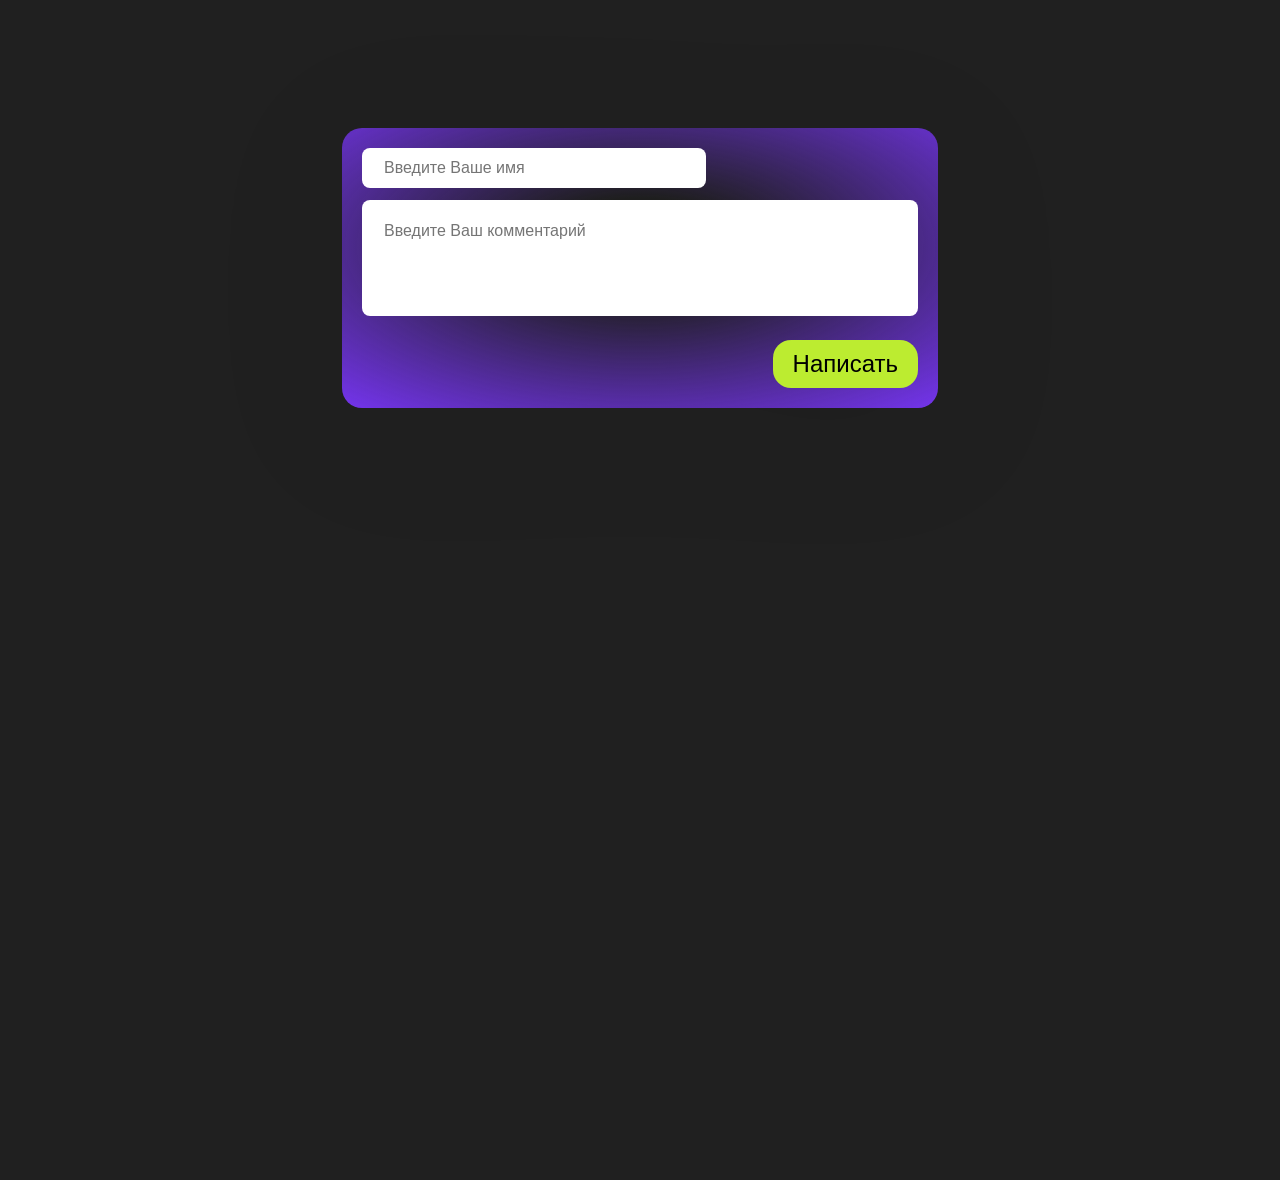
<file: API 1. GET, POST, DELETE/index.html>
<!DOCTYPE html>
<html>
  <head>
    <title>Проект "Комменты"</title>
    <meta charset="utf-8" />
    <link rel="stylesheet" href="styles.css" />
  </head>
  <body>
    <div class="container">
      <ul class="comments"></ul>
      <div class="add-form">
        <input
          type="text"
          class="add-form-name"
          placeholder="Введите Ваше имя"
        />
        <textarea
          type="textarea"
          class="add-form-text"
          placeholder="Введите Ваш комментарий"
          rows="4"
        ></textarea>
        <div class="add-form-row">
          <button class="add-form-button">Написать</button>
        </div>
      </div>
    </div>

    <script src="js/main.js" type="module"></script>
  </body>
</html>
</file>
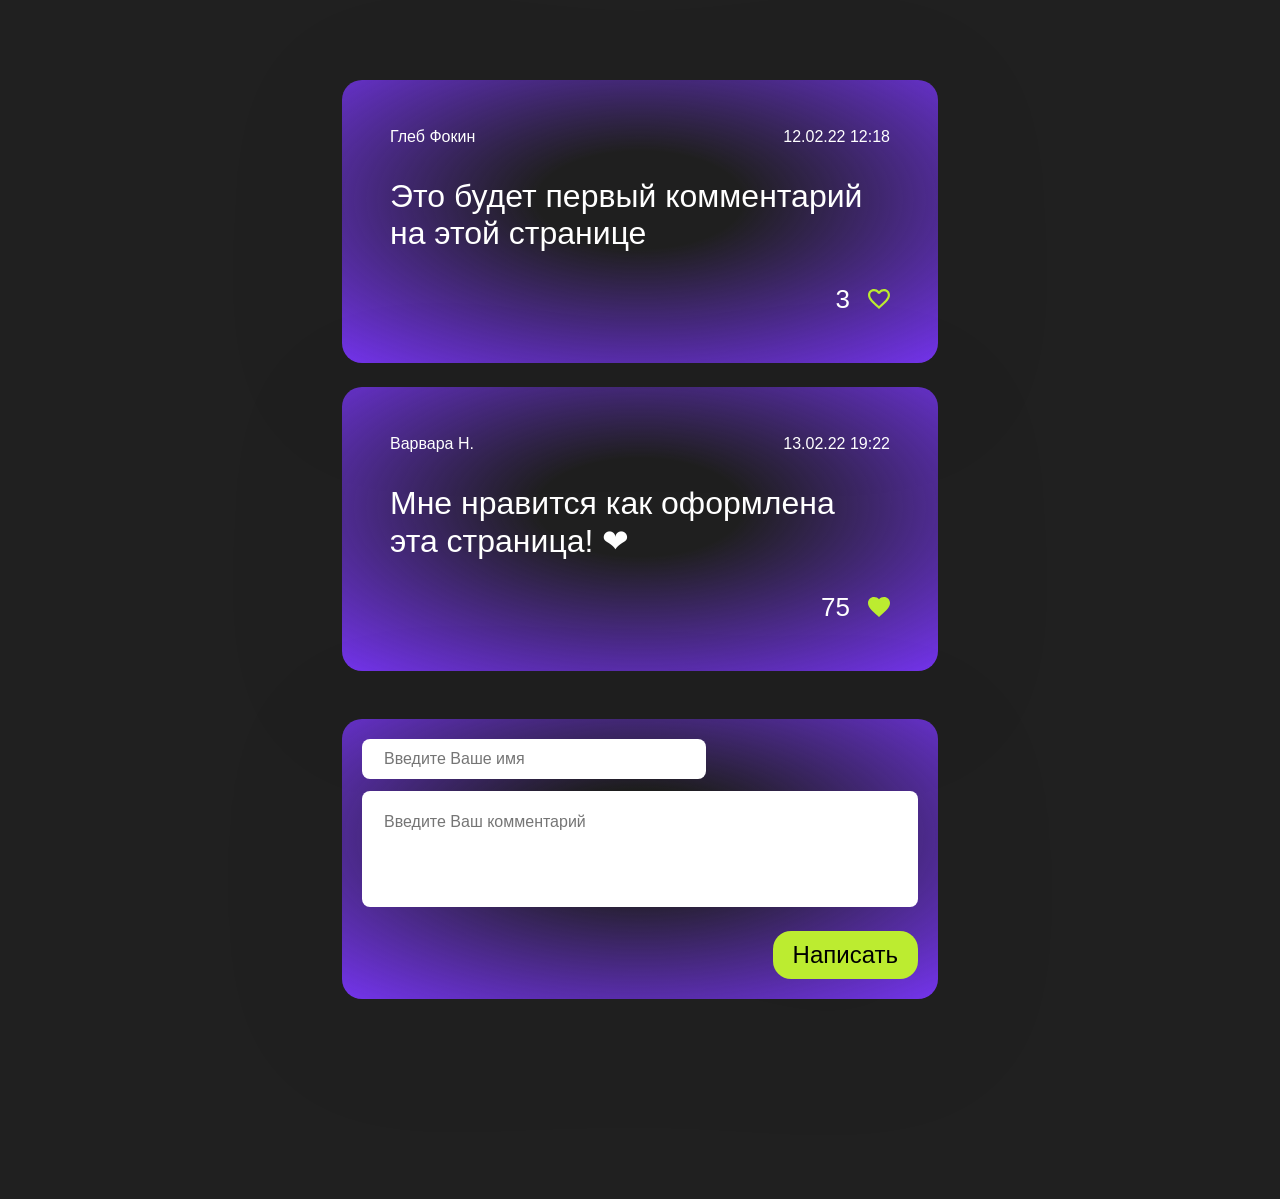
<file: Homework10/index.html>
<!DOCTYPE html>
<html>
  <head>
    <title>Проект "Комменты"</title>
    <meta charset="utf-8" />
    <link rel="stylesheet" href="styles.css" />
  </head>
  
  <body>
    <div class="container">
      <ul class="comments">
        <li class="comment">
          <div class="comment-header">
            <div>Глеб Фокин</div>
            <div>12.02.22 12:18</div>
          </div>
          <div class="comment-body">
            <div class="comment-text">
              Это будет первый комментарий на этой странице
            </div>
          </div>
          <div class="comment-footer">
            <div class="likes">
              <span class="likes-counter">3</span>
              <button class="like-button"></button>
            </div>
          </div>
        </li>
        <li class="comment">
          <div class="comment-header">
            <div>Варвара Н.</div>
            <div>13.02.22 19:22</div>
          </div>
          <div class="comment-body">
            <div class="comment-text">
              Мне нравится как оформлена эта страница! ❤
            </div>
          </div>
          <div class="comment-footer">
            <div class="likes">
              <span class="likes-counter">75</span>
              <button class="like-button -active-like"></button>
            </div>
          </div>
        </li>
      </ul>
      <div class="add-form">
        <input
          type="text"
          class="add-form-name"
          placeholder="Введите Ваше имя"
        />
        <textarea
          type="textarea"
          class="add-form-text"
          placeholder="Введите Ваш комментарий"
          rows="4"
        ></textarea>
        <div class="add-form-row">
          <button class="add-form-button">Написать</button>
        </div>
      </div>
    </div>
  
    <script>
    "use strict";

// Массив данных с комментариями
const commentsData = [
  { name: "Глеб Фокин", date: "12.02.22 12:18", text: "Это будет первый комментарий на этой странице", likes: 3, liked: false },
  { name: "Варвара Н.", date: "13.02.22 19:22", text: "Мне нравится как оформлена эта страница! ❤", likes: 75, liked: true }
];

// Функция для рендеринга списка комментариев
function renderComments() {
  commentsList.innerHTML = ""; // Очищаем список комментариев

  commentsData.forEach((comment, index) => {
    const newComment = document.createElement("li");
    newComment.classList.add("comment");

    newComment.innerHTML = `
      <div class="comment-header">
        <div>${comment.name}</div>
        <div>${comment.date}</div>
      </div>
      <div class="comment-body">
        <div class="comment-text">
          ${comment.text}
        </div>
      </div>
      <div class="comment-footer">
        <div class="likes">
          <span class="likes-counter">${comment.likes}</span>
          <button class="like-button ${comment.liked ? '-active-like' : ''}"></button>
        </div>
      </div>
    `;

    commentsList.appendChild(newComment);

    // Находим кнопку лайка для текущего комментария
    const likeButton = newComment.querySelector(".like-button");

    // Добавляем обработчик события для кнопки лайка
    likeButton.addEventListener("click", function () {
      if (comment.liked) {
        comment.likes--;
      } else {
        comment.likes++;
      }
      comment.liked = !comment.liked;
      renderComments(); // Перерисовываем комментарии после изменения
    });
  });
}

// Получаем кнопку "Написать" и список комментариев
const addButton = document.querySelector(".add-form-button");
const commentsList = document.querySelector(".comments");
const nameInput = document.querySelector(".add-form-name");
const textInput = document.querySelector(".add-form-text");

// Добавляем обработчик события на кнопку "Написать"
addButton.addEventListener("click", function () {
  const name = nameInput.value.trim();
  const text = textInput.value.trim();

  if (name !== "" && text !== "") {
    commentsData.push({ name: name, date: new Date().toLocaleString(), text: text, likes: 0, liked: false });
    renderComments(); // Перерисовываем комментарии после добавления нового
    nameInput.value = "";
    textInput.value = "";
  } else {
    alert('Пожалуйста, заполните оба поля');
  }
});

// Инициализируем рендеринг комментариев при загрузке страницы
renderComments();
    </script>
  </body>
</html>
</file>
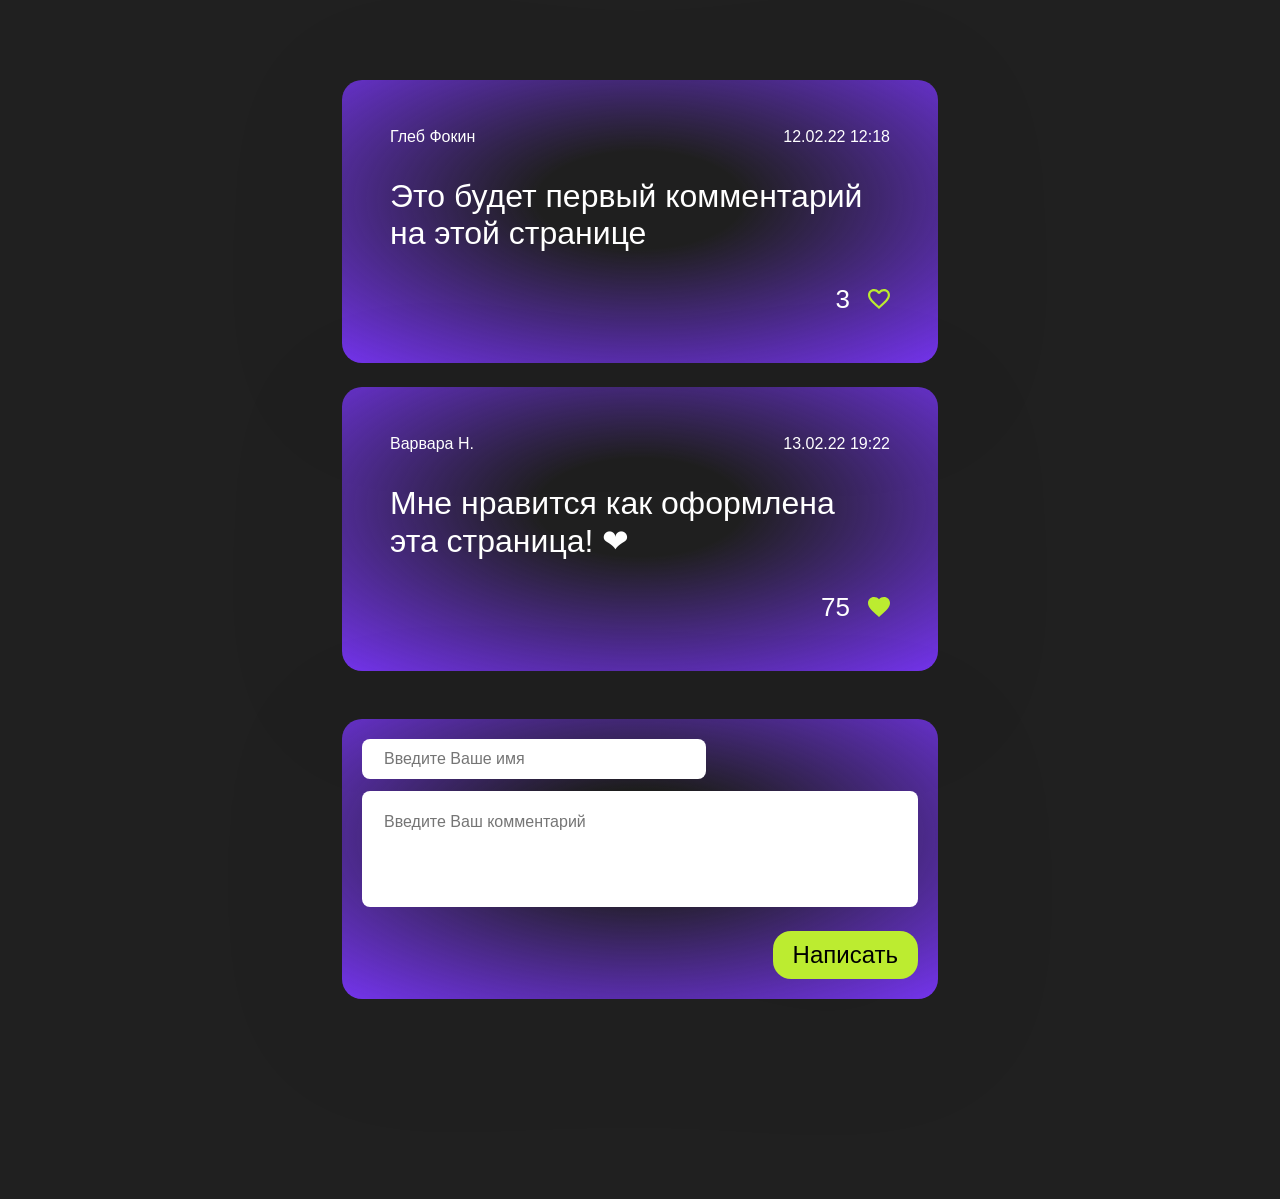
<file: Homework11/index.html>
<!DOCTYPE html>
<html>
  <head>
    <title>Проект "Комменты"</title>
    <meta charset="utf-8" />
    <link rel="stylesheet" href="styles.css" />
  </head>

  <body>
    <div class="container">
      <ul class="comments">
        <li class="comment">
          <div class="comment-header">
            <div>Глеб Фокин</div>
            <div>12.02.22 12:18</div>
          </div>
          <div class="comment-body">
            <div class="comment-text">
              Это будет первый комментарий на этой странице
            </div>
          </div>
          <div class="comment-footer">
            <div class="likes">
              <span class="likes-counter">3</span>
              <button class="like-button"></button>
            </div>
          </div>
        </li>
        <li class="comment">
          <div class="comment-header">
            <div>Варвара Н.</div>
            <div>13.02.22 19:22</div>
          </div>
          <div class="comment-body">
            <div class="comment-text">
              Мне нравится как оформлена эта страница! ❤
            </div>
          </div>
          <div class="comment-footer">
            <div class="likes">
              <span class="likes-counter">75</span>
              <button class="like-button -active-like"></button>
            </div>
          </div>
        </li>
      </ul>
      <div class="add-form">
        <input
          type="text"
          class="add-form-name"
          placeholder="Введите Ваше имя"
        />
        <textarea
          type="textarea"
          class="add-form-text"
          placeholder="Введите Ваш комментарий"
          rows="4"
        ></textarea>
        <div class="add-form-row">
          <button class="add-form-button">Написать</button>
        </div>
      </div>
    </div>

    <script>
      "use strict";

      // Массив данных комментариев
      const commentsData = [
        {
          name: "Глеб Фокин",
          date: "12.02.22 12:18",
          text: "Это будет первый комментарий на этой странице",
          likes: 3,
          liked: false,
        },
        {
          name: "Варвара Н.",
          date: "13.02.22 19:22",
          text: "Мне нравится как оформлена эта страница! ❤",
          likes: 75,
          liked: true,
        },
      ];

      // Функция для отрисовки комментариев на странице
      function renderComments() {
        const commentsList = document.querySelector(".comments");
        commentsList.innerHTML = "";

        // Перебираем массив комментариев и создаем HTML элементы для каждого
        commentsData.forEach((comment, index) => {
          const newComment = document.createElement("li");
          newComment.classList.add("comment");

          // Создаем HTML разметку для комментария
          newComment.innerHTML = `
      <div class="comment-header">
        <div>${comment.name}</div>
        <div>${comment.date}</div>
      </div>
      <div class="comment-body">
        <div class="comment-text" onclick="showComment('${sanitizeHTML(
          comment.text
        )}')">
           ${sanitizeHTML(comment.text)}
        </div>
      </div>
      <div class="comment-footer">
        <div class="likes">
          <span class="likes-counter">${comment.likes}</span>
          <button class="like-button ${
            comment.liked ? "-active-like" : ""
          }"></button>
        </div>
      </div>
    `;

          commentsList.appendChild(newComment);

          // Добавляем обработчик события для кнопки лайка
          const likeButton = newComment.querySelector(".like-button");

          likeButton.addEventListener("click", function () {
            if (comment.liked) {
              comment.likes--;
            } else {
              comment.likes++;
            }
            comment.liked = !comment.liked;
            renderComments();
          });
        });
      }

      // Функция для отображения комментария в поле ввода
      function showComment(commentText) {
        const textInput = document.querySelector(".add-form-text");
        const formattedText = commentText.trim().startsWith(">")
          ? commentText.trim()
          : "> " + commentText.trim();
        textInput.value = formattedText;
      }

      // Получаем необходимые элементы формы
      const addButton = document.querySelector(".add-form-button");
      const nameInput = document.querySelector(".add-form-name");
      const textInput = document.querySelector(".add-form-text");

      // Добавляем обработчик события для кнопки добавления комментария
      addButton.addEventListener("click", function () {
        const name = sanitizeInput(nameInput.value.trim());
        const text = sanitizeInput(textInput.value.trim());

        // Проверяем, что оба поля заполнены перед добавлением комментария
        if (name !== "" && text !== "") {
          commentsData.push({
            name: name,
            date: new Date().toLocaleString(),
            text: text,
            likes: 0,
            liked: false,
          });
          renderComments();
          nameInput.value = "";
          textInput.value = "";
        } else {
          alert("Пожалуйста, заполните оба поля");
        }
      });

      // Функция для защиты от внедрения HTML кода
      function sanitizeHTML(str) {
        const div = document.createElement("div");
        div.innerText = str;
        return div.innerHTML
          .replace(/&lt;/g, "<")
          .replace(/&gt;/g, ">")
          .replace(/\//g, "&#47;");
      }

      function sanitizeInput(input) {
    // Обработка открывающих и закрывающих тегов
    let sanitizedInput = input.replace(/</g, '&lt;').replace(/>/g, '&gt;');
    
    // Дополнительная логика фильтрации и защиты от XSS

    return sanitizedInput;
}


      // Инициализация отображения комментариев при загрузке страницы
      renderComments();
    </script>
  </body>
</html>
</file>
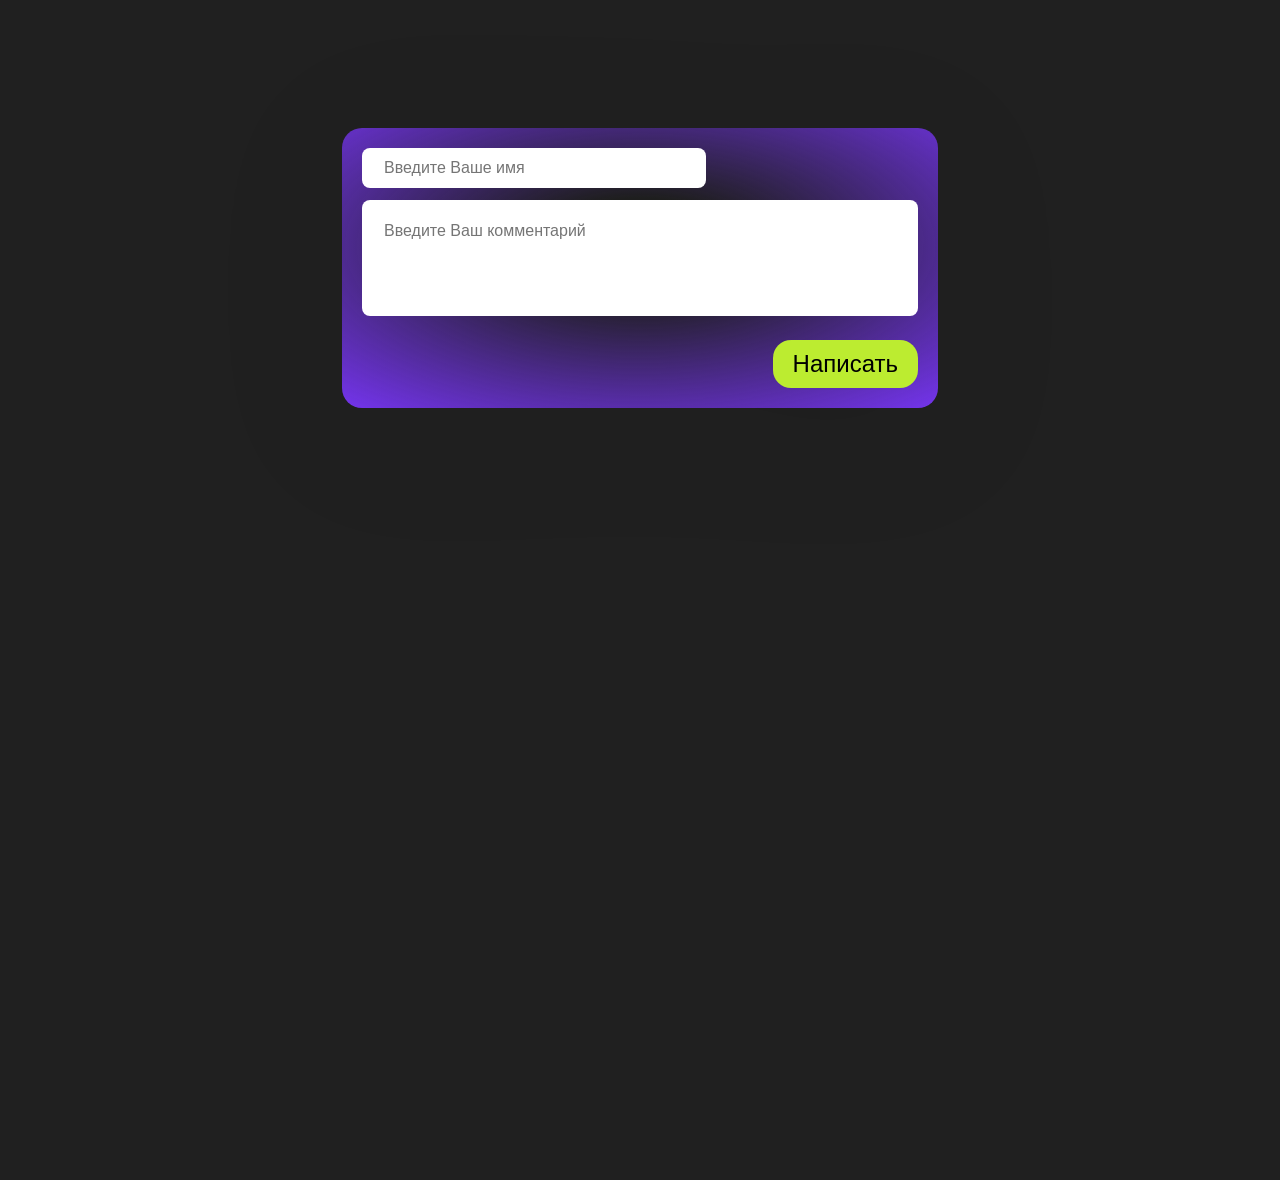
<file: Homework12/index.html>
<!DOCTYPE html>
<html>
  <head>
    <title>Проект "Комменты"</title>
    <meta charset="utf-8" />
    <link rel="stylesheet" href="styles.css" />
  </head>

  <body>
    <div class="container">
      <ul class="comments">
      </ul>
      <div class="add-form">
        <input
          type="text"
          class="add-form-name"
          placeholder="Введите Ваше имя"
        />
        <textarea
          type="textarea"
          class="add-form-text"
          placeholder="Введите Ваш комментарий"
          rows="4"
        ></textarea>
        <div class="add-form-row">
          <button class="add-form-button">Написать</button>
        </div>
      </div>
    </div>

    <script>
    "use strict";

// Устанавливаем пустой массив
let commentsData = [];

// Функция для отображения комментариев на странице
function renderComments() {
  const commentsList = document.querySelector(".comments");
  commentsList.innerHTML = "";

  commentsData.forEach((comment, index) => {
    // Создаем новый элемент комментария
    const newComment = document.createElement("li");
    newComment.classList.add("comment");

    // Заполняем HTML для комментария
    newComment.innerHTML = `
      <div class="comment-header">
        <div>${comment.name}</div>
        <div>${comment.date}</div>
      </div>
      <div class="comment-body">
        <div class="comment-text" onclick="showComment('${sanitizeHTML(
          comment.text
        )}')">
           ${sanitizeHTML(comment.text)}
        </div>
      </div>
      <div class="comment-footer">
        <div class="likes">
          <span class="likes-counter">${comment.likes}</span>
          <button class="like-button ${
            comment.liked ? "-active-like" : ""
          }"></button>
        </div>
      </div>
    `;

    // Добавляем комментарий на страницу
    commentsList.appendChild(newComment);

    // Обработчик для кнопки лайка
    const likeButton = newComment.querySelector(".like-button");
    likeButton.addEventListener("click", function () {
      if (comment.liked) {
        comment.likes--;
      } else {
        comment.likes++;
      }
      comment.liked = !comment.liked;
      renderComments();
    });
  });
}

// Функция для отображения комментария в поле ввода
function showComment(commentText) {
  const textInput = document.querySelector(".add-form-text");
  const formattedText = commentText.trim().startsWith(">")
    ? commentText.trim()
    : "> " + commentText.trim();
  textInput.value = formattedText;
}

// Получаем элементы формы и добавляем обработчик события для добавления комментария
const addButton = document.querySelector(".add-form-button");
const nameInput = document.querySelector(".add-form-name");
const textInput = document.querySelector(".add-form-text");

addButton.addEventListener("click", function () {
  const name = sanitizeInput(nameInput.value.trim());
  const text = sanitizeInput(textInput.value.trim());

  // Проверяем заполнены ли оба поля перед добавлением комментария
  if (name !== "" && text !== "") {
   
    
    // Отправляем новый комментарий на сервер
    fetch("https://wedev-api.sky.pro/api/v1/zalim-zalim/comments", {
      method: "POST",
      body: JSON.stringify({
        name: name,
        text: text,
      }),
    })
      .then((response) => response.json())
      .then((data) => {
        getComments();
        // Очистка полей формы после отправки комментария
        nameInput.value = "";
        textInput.value = "";
      })
      .catch((error) => console.error("Error sending comment:", error));
  } else {
    alert("Please fill in both fields");
  }
});

// Получаем комментарии с сервера и обрабатываем их


function getComments () {
  return fetch("https://wedev-api.sky.pro/api/v1/zalim-zalim/comments", {
  method: "GET"
})
  .then((response) => response.json())
  .then((data) => {
    console.log(data);

    // Преобразуем полученные данные в нужный формат и добавляем их в commentsData
    commentsData = data.comments.map(comment => {
      return {
        name: comment.author.name,
        date: new Date(comment.date).toLocaleString(),
        text: comment.text,
        likes: comment.likes,
        liked: false
      };
    });

    console.log(commentsData); // Выводим полученные данные в консоль
    renderComments(); // Вызываем функцию отображения комментариев
  })
  .catch((error) => console.error("Error fetching comments:", error));

}
// Функция для очистки опасных символов в HTML
function sanitizeHTML(str) {
  const div = document.createElement("div");
  div.innerText = str;
  return div.innerHTML
    .replace(/&lt;/g, "<")
    .replace(/&gt;/g, ">")
    .replace(/\//g, "&#47;");
}

// Функция для очистки опасных символов во вводе
function sanitizeInput(input) {
  let sanitizedInput = input.replace(/</g, "&lt;").replace(/>/g, "&gt;");
  return sanitizedInput;
}

// Инициализация отображения комментариев
getComments ()
    </script>
  </body>
</html>
</file>
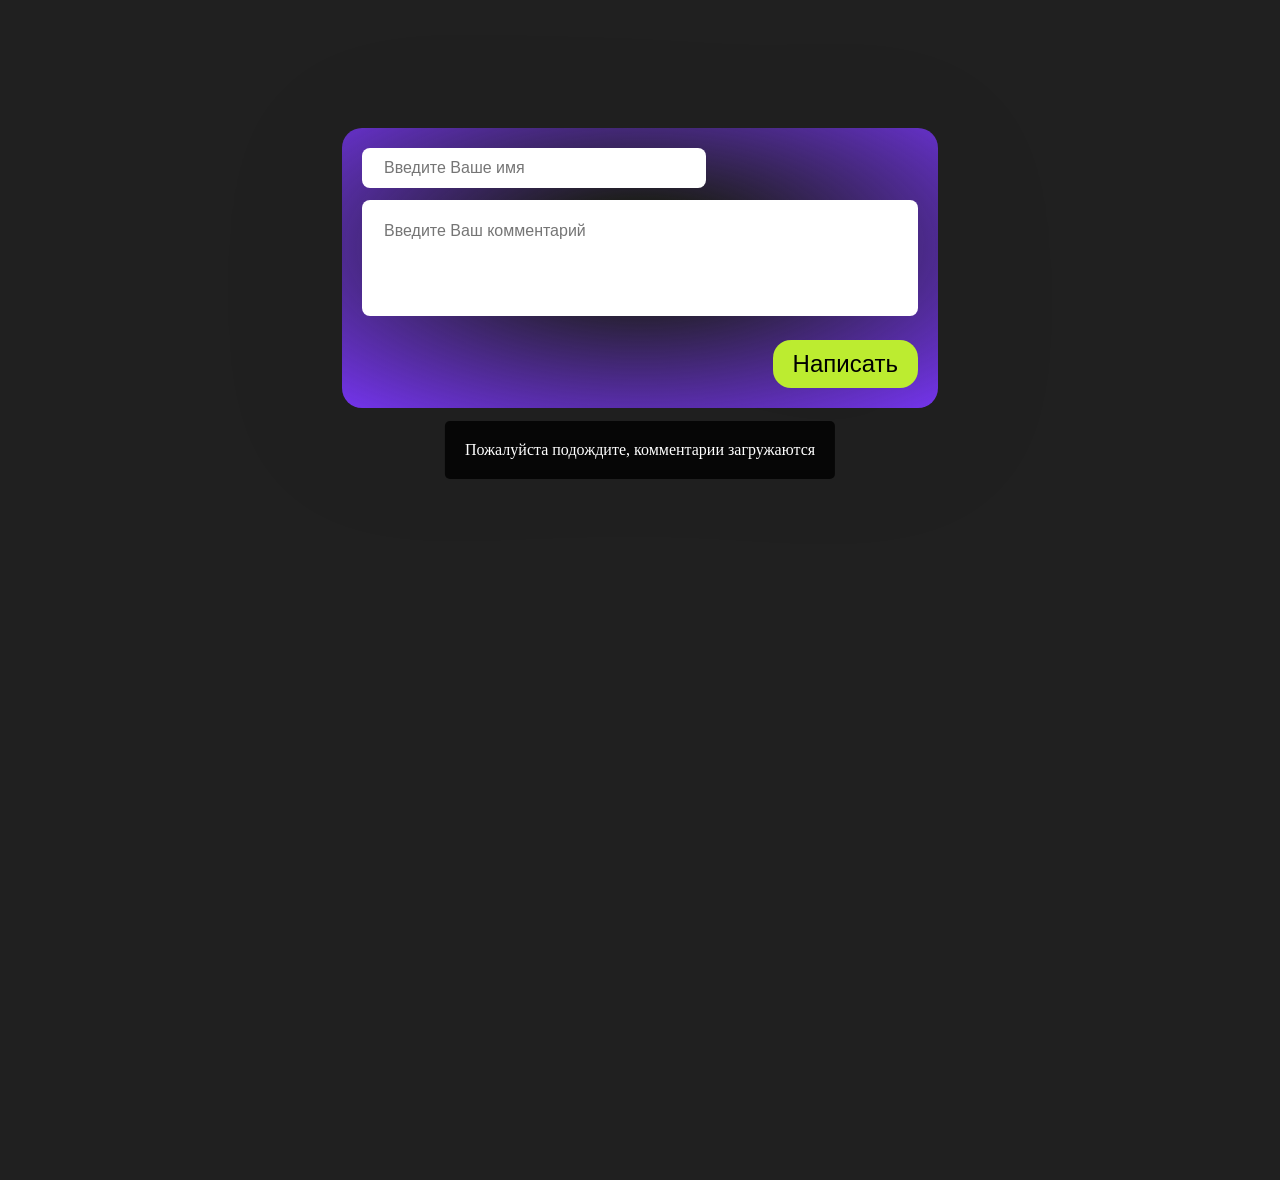
<file: Homework13/index.html>
<!DOCTYPE html>
<html>
  <head>
    <title>Проект "Комменты"</title>
    <meta charset="utf-8" />
    <link rel="stylesheet" href="styles.css" />
  </head>

  <body>
    <div class="container">
      <ul class="comments">
      </ul>
      <div class="add-form">
        <input
          type="text"
          class="add-form-name"
          placeholder="Введите Ваше имя"
        />
        <textarea
          type="textarea"
          class="add-form-text"
          placeholder="Введите Ваш комментарий"
          rows="4"
        ></textarea>
        <div class="add-form-row">
          <button class="add-form-button">Написать</button>
        </div>
      </div>
    </div>

    <script>
  "use strict";

let commentsData = [];

function renderComments() {
  const commentsList = document.querySelector(".comments");
  commentsList.innerHTML = "";

  commentsData.forEach((comment, index) => {
    const newComment = document.createElement("li");
    newComment.classList.add("comment");

    newComment.innerHTML = `
      <div class="comment-header">
        <div>${comment.name}</div>
        <div>${comment.date}</div>
      </div>
      <div class="comment-body">
        <div class="comment-text" onclick="showComment('${sanitizeHTML(comment.text)}')">
           ${sanitizeHTML(comment.text)}
        </div>
      </div>
      <div class="comment-footer">
        <div class="likes">
          <span class="likes-counter">${comment.likes}</span>
          <button class="like-button ${comment.liked ? "-active-like" : ""}"></button>
        </div>
      </div>
    `;

    commentsList.appendChild(newComment);

    const likeButton = newComment.querySelector(".like-button");
    likeButton.addEventListener("click", function () {
      if (comment.liked) {
        comment.likes--;
      } else {
        comment.likes++;
      }
      comment.liked = !comment.liked;
      renderComments();
    });
  });
}

function showComment(commentText) {
  const textInput = document.querySelector(".add-form-text");
  const formattedText = commentText.trim().startsWith(">")
    ? commentText.trim()
    : "> " + commentText.trim();
  textInput.value = formattedText;
}

const addButton = document.querySelector(".add-form-button");
const nameInput = document.querySelector(".add-form-name");
const textInput = document.querySelector(".add-form-text");
const addForm = document.querySelector(".add-form");
const loadingMessage = document.createElement("div");
loadingMessage.innerText = "Комментарий добавляется";

addButton.addEventListener("click", function () {
  const name = sanitizeInput(nameInput.value.trim());
  const text = sanitizeInput(textInput.value.trim());

  if (name !== "" && text !== "") {
    addForm.replaceWith(loadingMessage);

    fetch("https://wedev-api.sky.pro/api/v1/zalim-zalim/comments", {
      method: "POST",
      body: JSON.stringify({
        name: name,
        text: text,
      }),
    })
      .then((response) => response.json())
      .then((data) => getComments())
      .then(() => {
        nameInput.value = "";
        textInput.value = "";
        loadingMessage.replaceWith(addForm);
      })
      .catch((error) => console.error("Error sending comment:", error));
  } else {
    alert("Please fill in both fields");
  }
});

const loader = document.createElement("div");
loader.classList.add("loader");
loader.innerText = "Пожалуйста подождите, комментарии загружаются";
document.body.appendChild(loader);

getComments()
  .then(() => document.body.removeChild(loader))
  .catch((error) => console.error("Error fetching comments:", error));

function getComments() {
  return fetch("https://wedev-api.sky.pro/api/v1/zalim-zalim/comments", {
    method: "GET"
  })
    .then((response) => response.json())
    .then((data) => {
      commentsData = data.comments.map(comment => {
        return {
          name: comment.author.name,
          date: new Date(comment.date).toLocaleString(),
          text: comment.text,
          likes: comment.likes,
          liked: false
        };
      });
      renderComments();
    });
}

function sanitizeHTML(str) {
  const div = document.createElement("div");
  div.innerText = str;
  return div.innerHTML
    .replace(/&lt;/g, "<")
    .replace(/&gt;/g, ">")
    .replace(/\//g, "&#47;");
}

function sanitizeInput(input) {
  let sanitizedInput = input.replace(/</g, "&lt;").replace(/>/g, "&gt;");
  return sanitizedInput;
}

getComments();
    </script>
  </body>
</html>
</file>
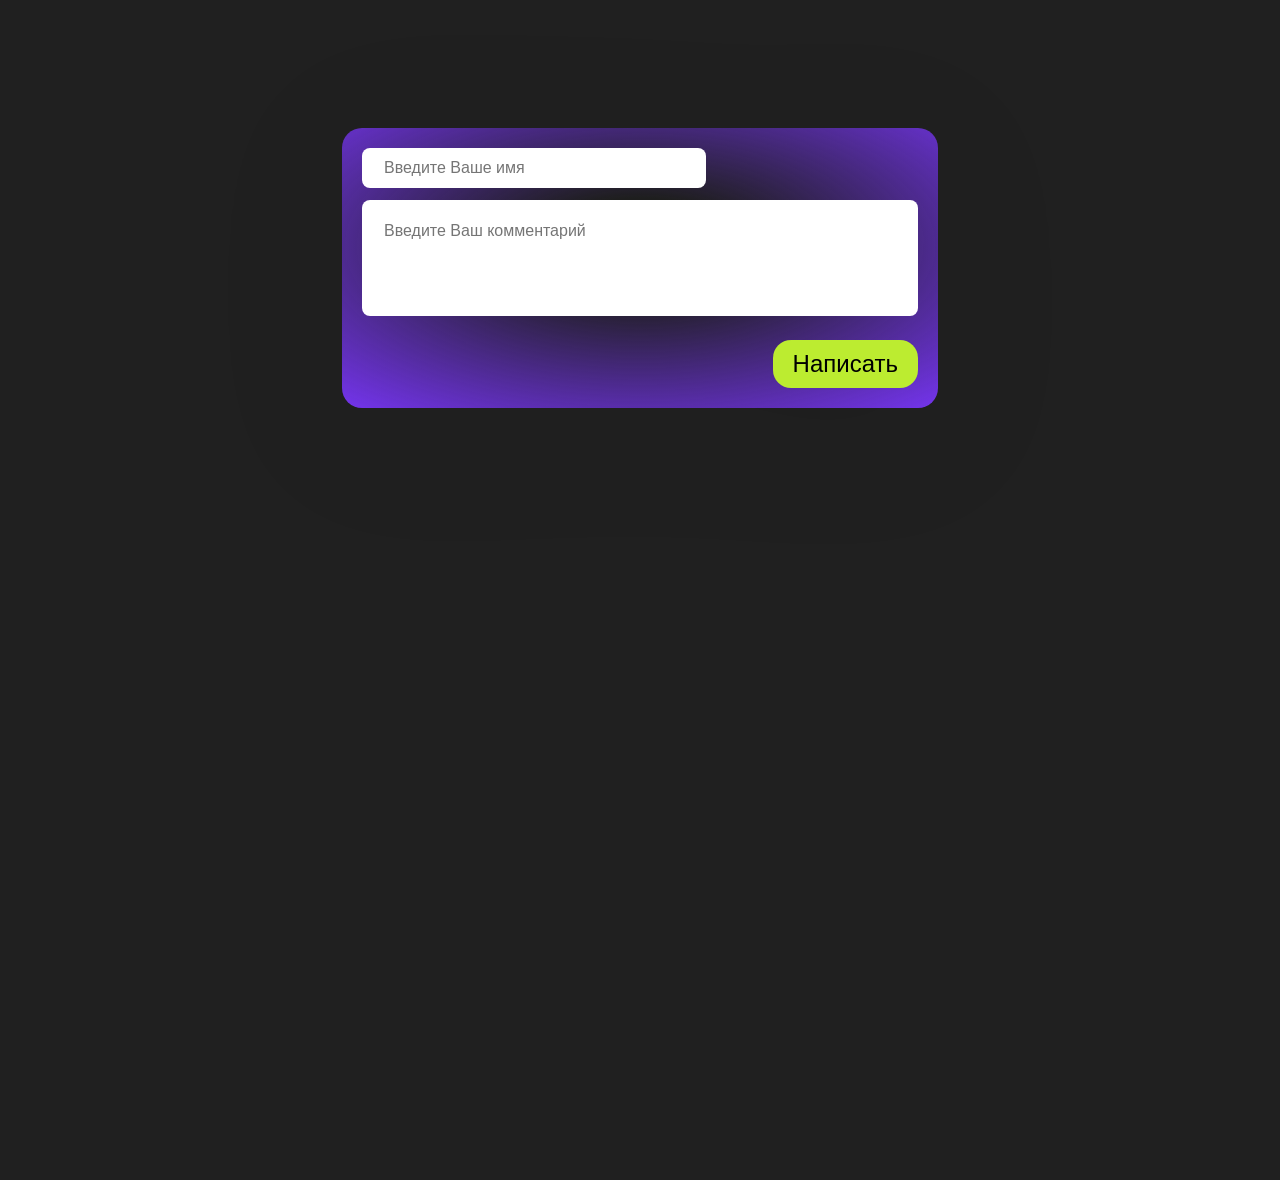
<file: Homework14/index.html>
<!DOCTYPE html>
<html>
  <head>
    <title>Проект "Комменты"</title>
    <meta charset="utf-8" />
    <link rel="stylesheet" href="styles.css" />
  </head>

  <body>
    <div class="container">
      <ul class="comments">
      </ul>
      <div class="add-form">
        <input
          type="text"
          class="add-form-name"
          placeholder="Введите Ваше имя"
        />
        <textarea
          type="textarea"
          class="add-form-text"
          placeholder="Введите Ваш комментарий"
          rows="4"
        ></textarea>
        <div class="add-form-row">
          <button class="add-form-button">Написать</button>
        </div>
      </div>
    </div>

    <script>
"use strict";

let commentsData = [];

function renderComments() {
  const commentsList = document.querySelector(".comments");
  commentsList.innerHTML = "";

  commentsData.forEach((comment, index) => {
    const newComment = document.createElement("li");
    newComment.classList.add("comment");

    newComment.innerHTML = `
      <div class="comment-header">
        <div>${comment.name}</div>
        <div>${comment.date}</div>
      </div>
      <div class="comment-body">
        <div class="comment-text" onclick="showComment('${sanitizeHTML(comment.text)}')">
           ${sanitizeHTML(comment.text)}
        </div>
      </div>
      <div class="comment-footer">
        <div class="likes">
          <span class="likes-counter">${comment.likes}</span>
          <button class="like-button ${comment.liked ? "-active-like" : ""}"></button>
        </div>
      </div>
    `;

    commentsList.appendChild(newComment);

    const likeButton = newComment.querySelector(".like-button");
    likeButton.addEventListener("click", function () {
      if (comment.liked) {
        comment.likes--;
      } else {
        comment.likes++;
      }
      comment.liked = !comment.liked;
      renderComments();
    });
  });
}

function showComment(commentText) {
  const textInput = document.querySelector(".add-form-text");
  const formattedText = commentText.trim().startsWith(">")
    ? commentText.trim()
    : "> " + commentText.trim();
  textInput.value = formattedText;
}

const addButton = document.querySelector(".add-form-button");
const nameInput = document.querySelector(".add-form-name");
const textInput = document.querySelector(".add-form-text");
const addForm = document.querySelector(".add-form");
const loadingMessage = document.createElement("div");
loadingMessage.innerText = "Комментарий добавляется";

addButton.addEventListener("click", function () {
  const name = sanitizeInput(nameInput.value.trim());
  const text = sanitizeInput(textInput.value.trim());

  if (!name || !text) {
    alert("Имя и комментарий не могут быть пустыми");
    return;
  }

  if (navigator.onLine) {
    addForm.replaceWith(loadingMessage);

   

  fetch("https://wedev-api.sky.pro/api/v1/zalim-zalim/comments", {
  method: "POST",
  body: JSON.stringify({
    name: name,
    text: text,
    forceError: true,
  }),
})
  .then((response) => {
    if (response.status === 400) {
      throw new Error("Bad request");
    }
    if (response.status === 500) {
      throw new Error("Server error");
    }
    return response.json();
  })
  .then((data) => {
    getComments();
    nameInput.value = "";
    textInput.value = "";
    loadingMessage.replaceWith(addForm);
  })
  .catch((error) => {
    console.error("Error sending comment:", error);
    if (error.message === "Bad request") {
      alert("Имя и комментарий должны быть не короче 3-х символов");
      loadingMessage.replaceWith(addForm);
    } else if (error.message === "Server error") {
      alert("Сервер сломался, попробуйте позже");
      loadingMessage.replaceWith(addForm);
    }
  });
  } else {
    alert("У пользователя пропал интернет");
  }
});

const loader = document.createElement("div");
loader.classList.add("loader");
loader.innerText = "Пожалуйста подождите, комментарии загружаются";
document.body.appendChild(loader);

getComments()
  .then(() => document.body.removeChild(loader))
  .catch((error) => {
    console.error("Error fetching comments:", error);
    alert("Не удалось загрузить комментарии. Пожалуйста, попробуйте позже.");
    document.body.removeChild(loader);
  });
  function getComments() {
    return fetch("https://wedev-api.sky.pro/api/v1/zalim-zalim/comments", {
    method: "GET"
  })
    .then((response) => {
      if (!response.ok) {
        throw new Error("Failed to fetch comments");
      }
      return response.json();
    })
    .then((data) => {
      commentsData = data.comments.map(comment => {
        return {
          name: comment.author.name,
          date: new Date(comment.date).toLocaleString(),
          text: comment.text,
          likes: comment.likes,
          liked: false
        };
      });
      renderComments();
    })
    .catch((error) => {
      console.error("Error fetching comments:", error);
      alert("Не удалось получить комментарии. Пожалуйста, проверьте подключение к интернету и попробуйте снова.");
    });
}
  

function sanitizeHTML(str) {
  return str.replace(/</g, "&lt;").replace(/>/g, "&gt;");
}

function sanitizeInput(input) {
  return input.replace(/</g, "&lt;").replace(/>/g, "&gt;");
}
    </script>
  </body>
</html>
</file>
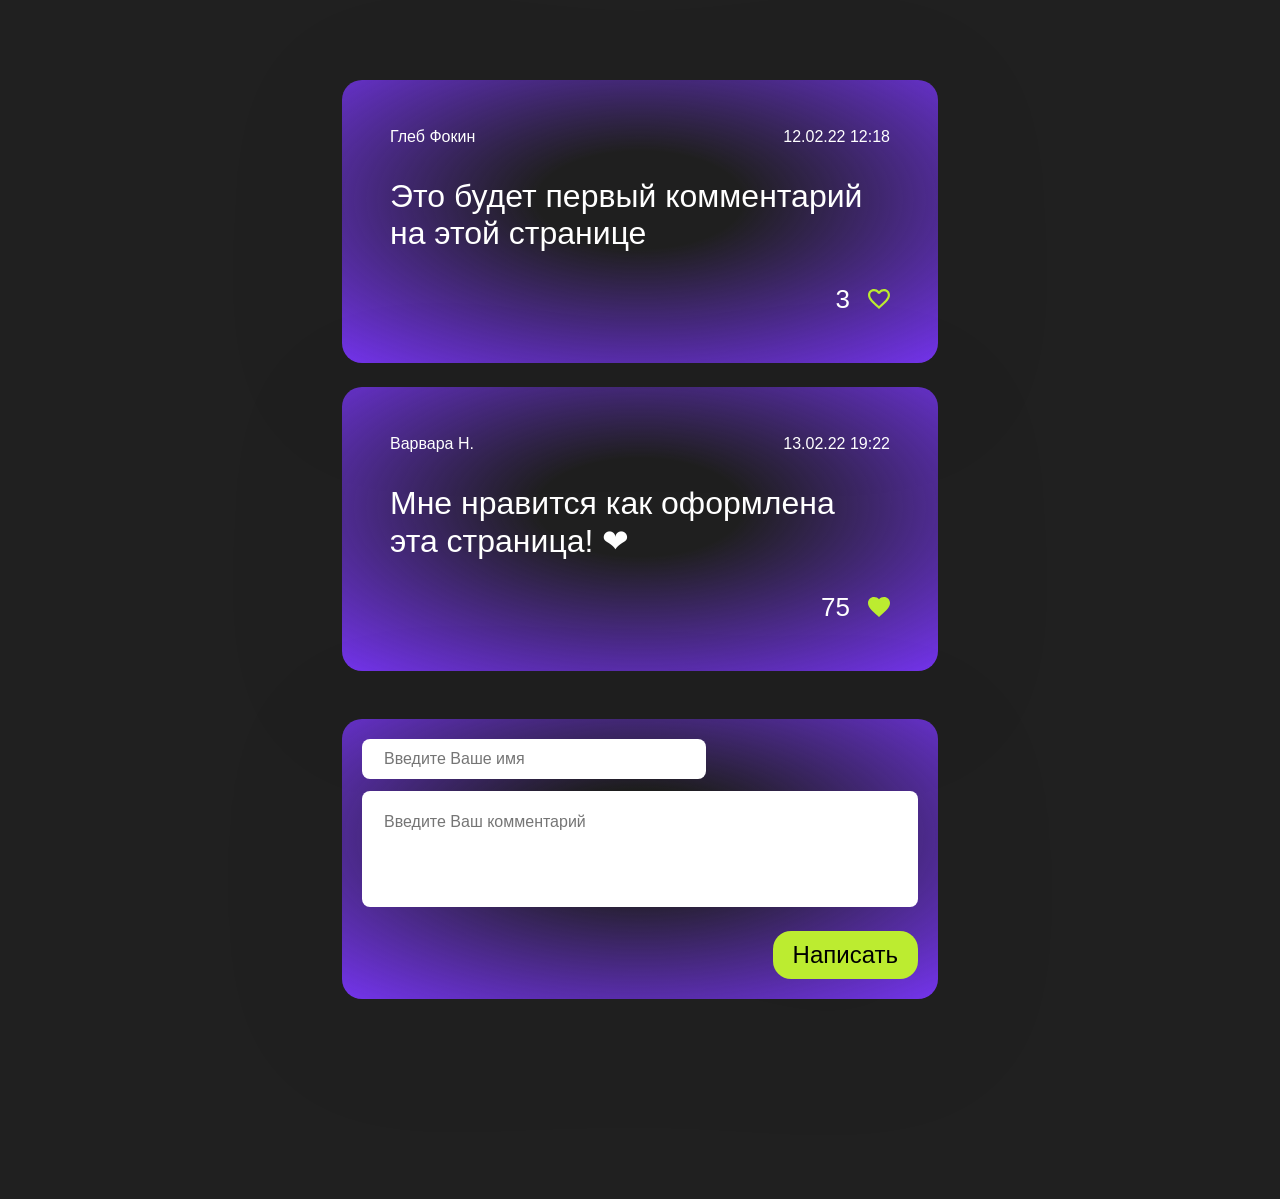
<file: Homework15/index.html>
<!DOCTYPE html>
<html>
  <head>
    <title>Проект "Комменты"</title>
    <meta charset="utf-8" />
    <link rel="stylesheet" href="styles.css" />
  </head>
  <body>
    <div class="container">
      <ul class="comments"></ul>
      <div class="add-form">
        <input
          type="text"
          class="add-form-name"
          placeholder="Введите Ваше имя"
        />
        <textarea
          type="textarea"
          class="add-form-text"
          placeholder="Введите Ваш комментарий"
          rows="4"
        ></textarea>
        <div class="add-form-row">
          <button class="add-form-button">Написать</button>
        </div>
      </div>
    </div>
    <script src="main.js" type="module"></script>
  </body>
</html>
</file>
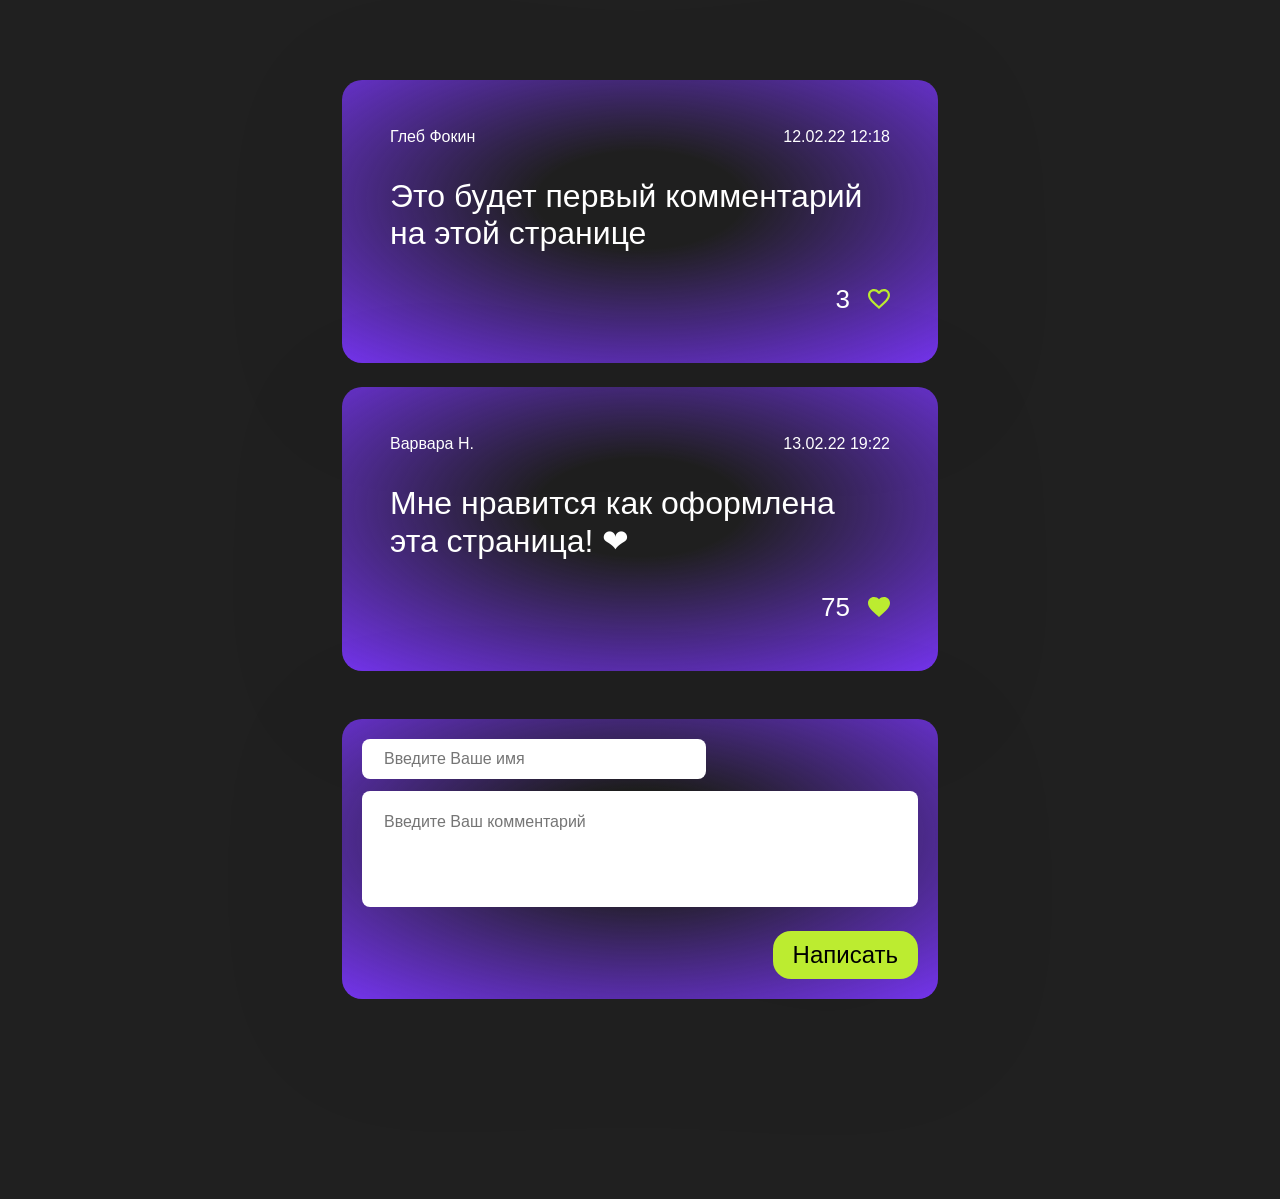
<file: Homework9/index.html>
<!DOCTYPE html>
<html>
  <head>
    <title>Проект "Комменты"</title>
    <meta charset="utf-8" />
    <link rel="stylesheet" href="styles.css" />
  </head>
  
  <body>
    <div class="container">
      <ul class="comments">
        <li class="comment">
          <div class="comment-header">
            <div>Глеб Фокин</div>
            <div>12.02.22 12:18</div>
          </div>
          <div class="comment-body">
            <div class="comment-text">
              Это будет первый комментарий на этой странице
            </div>
          </div>
          <div class="comment-footer">
            <div class="likes">
              <span class="likes-counter">3</span>
              <button class="like-button"></button>
            </div>
          </div>
        </li>
        <li class="comment">
          <div class="comment-header">
            <div>Варвара Н.</div>
            <div>13.02.22 19:22</div>
          </div>
          <div class="comment-body">
            <div class="comment-text">
              Мне нравится как оформлена эта страница! ❤
            </div>
          </div>
          <div class="comment-footer">
            <div class="likes">
              <span class="likes-counter">75</span>
              <button class="like-button -active-like"></button>
            </div>
          </div>
        </li>
      </ul>
      <div class="add-form">
        <input
          type="text"
          class="add-form-name"
          placeholder="Введите Ваше имя"
        />
        <textarea
          type="textarea"
          class="add-form-text"
          placeholder="Введите Ваш комментарий"
          rows="4"
        ></textarea>
        <div class="add-form-row">
          <button class="add-form-button">Написать</button>
        </div>
      </div>
    </div>
  
    <script>
     "use strict";
// Получаем кнопку "Написать" и список комментариев
const addButton = document.querySelector(".add-form-button");
const commentsList = document.querySelector(".comments");
const nameInput = document.querySelector(".add-form-name");
const textInput = document.querySelector(".add-form-text");

// Добавляем обработчик события на кнопку "Написать"
addButton.addEventListener("click", function () {
  // Получаем значения из полей ввода имени и текста комментария
  const name = nameInput.value.trim();
  const text = textInput.value.trim();

  // Проверяем, что введены значения в оба поля
  if (name !== "" && text !== "") {
    // Создаем новый элемент для комментария
    const newComment = document.createElement("li");
    newComment.classList.add("comment");

    // Заполняем новый элемент информацией о комментарии
    newComment.innerHTML = `
      <div class="comment-header">
        <div>${name}</div>
        <div>${new Date().toLocaleString()}</div>
      </div>
      <div class="comment-body">
        <div class="comment-text">
          ${text}
        </div>
      </div>
      <div class="comment-footer">
        <div class="likes">
          <span class="likes-counter">0</span>
          <button class="like-button"></button>
        </div>
      </div>
    `;

    // Добавляем новый комментарий в список комментариев
    commentsList.appendChild(newComment);

    // Очищаем поля ввода после добавления комментария
    nameInput.value = "";
    textInput.value = "";
  } else {
    alert('Пожалуйста, заполните оба поля');
  }
});
    </script>
  </body>
</html>
</file>
<file: API 1. GET, POST, DELETE/styles.css>
body {
    margin: 0;
  }

  .container {
    font-family: Helvetica;
    color: #ffffff;
    display: flex;
    flex-direction: column;
    align-items: center;
    padding-top: 80px;
    padding-bottom: 200px;
    background: #202020;
    min-height: 100vh;
  }

  .loader {
    position: fixed;
    top: 3%;
    left: 50%;
    transform: translate(-50%, -50%);
    background-color: rgba(0, 0, 0, 0.8);
    color: white;
    padding: 20px;
    border-radius: 5px;
    z-index: 9999;
}
  
  
  .comments,
  .comment {
    margin: 0;
    padding: 0;
    list-style: none;
  }

  .comment,
  .add-form {
    width: 596px;
    box-sizing: border-box;
    background: radial-gradient(
      75.42% 75.42% at 50% 42.37%,
      rgba(53, 53, 53, 0) 22.92%,
      #7334ea 100%
    );
    filter: drop-shadow(0px 20px 67px rgba(0, 0, 0, 0.08));
    border-radius: 20px;
  }

  .comments {
    display: flex;
    flex-direction: column;
    gap: 24px;
  }

  .comment {
    padding: 48px;
  }

  .comment-header {
    font-size: 16px;
    display: flex;
    justify-content: space-between;
  }

  .comment-footer {
    display: flex;
    justify-content: flex-end;
  }

  .comment-body {
    margin-top: 32px;
    margin-bottom: 32px;
  }

  .comment-text {
    font-size: 32px;
  }

  .likes {
    display: flex;
    align-items: center;
  }

  .like-button {
    all: unset;
    cursor: pointer;
  }

  .likes-counter {
    font-size: 26px;
    margin-right: 8px;
  }

  .like-button {
    margin-left: 10px;
    background-image: url("data:image/svg+xml,%3Csvg width='22' height='20' viewBox='0 0 22 20' fill='none' xmlns='http://www.w3.org/2000/svg' %3E%3Cpath d='M11.11 16.9482L11 17.0572L10.879 16.9482C5.654 12.2507 2.2 9.14441 2.2 5.99455C2.2 3.81471 3.85 2.17984 6.05 2.17984C7.744 2.17984 9.394 3.26975 9.977 4.75204H12.023C12.606 3.26975 14.256 2.17984 15.95 2.17984C18.15 2.17984 19.8 3.81471 19.8 5.99455C19.8 9.14441 16.346 12.2507 11.11 16.9482ZM15.95 0C14.036 0 12.199 0.882834 11 2.26703C9.801 0.882834 7.964 0 6.05 0C2.662 0 0 2.6267 0 5.99455C0 10.1035 3.74 13.4714 9.405 18.5613L11 20L12.595 18.5613C18.26 13.4714 22 10.1035 22 5.99455C22 2.6267 19.338 0 15.95 0Z' fill='%23BCEC30' /%3E%3C/svg%3E");
    background-repeat: no-repeat;
    width: 22px;
    height: 22px;
  }

  .-active-like {
    background-image: url("data:image/svg+xml,%3Csvg width='22' height='20' viewBox='0 0 22 20' fill='none' xmlns='http://www.w3.org/2000/svg'%3E%3Cpath d='M15.95 0C14.036 0 12.199 0.882834 11 2.26703C9.801 0.882834 7.964 0 6.05 0C2.662 0 0 2.6267 0 5.99455C0 10.1035 3.74 13.4714 9.405 18.5613L11 20L12.595 18.5613C18.26 13.4714 22 10.1035 22 5.99455C22 2.6267 19.338 0 15.95 0Z' fill='%23BCEC30'/%3E%3C/svg%3E");
  }

  .add-form {
    padding: 20px;
    margin-top: 48px;
    display: flex;
    flex-direction: column;
  }

  .add-form-name,
  .add-form-text {
    font-size: 16px;
    font-family: Helvetica;
    border-radius: 8px;
    border: none;
  }

  .add-form-name {
    width: 300px;
    padding: 11px 22px;
  }

  .add-form-text {
    margin-top: 12px;
    padding: 22px;
    resize: none;
  }

  .add-form-row {
    display: flex;
    justify-content: flex-end;
  }

  .add-form-button {
    margin-top: 24px;
    font-size: 24px;
    padding: 10px 20px;
    background-color: #bcec30;
    border: none;
    border-radius: 18px;
    cursor: pointer;
  }

  .add-form-button:hover {
    opacity: 0.9;
  }
</file>
<file: Homework10/styles.css>
body {
    margin: 0;
  }

  .container {
    font-family: Helvetica;
    color: #ffffff;
    display: flex;
    flex-direction: column;
    align-items: center;
    padding-top: 80px;
    padding-bottom: 200px;
    background: #202020;
    min-height: 100vh;
  }

  .comments,
  .comment {
    margin: 0;
    padding: 0;
    list-style: none;
  }

  .comment,
  .add-form {
    width: 596px;
    box-sizing: border-box;
    background: radial-gradient(
      75.42% 75.42% at 50% 42.37%,
      rgba(53, 53, 53, 0) 22.92%,
      #7334ea 100%
    );
    filter: drop-shadow(0px 20px 67px rgba(0, 0, 0, 0.08));
    border-radius: 20px;
  }

  .comments {
    display: flex;
    flex-direction: column;
    gap: 24px;
  }

  .comment {
    padding: 48px;
  }

  .comment-header {
    font-size: 16px;
    display: flex;
    justify-content: space-between;
  }

  .comment-footer {
    display: flex;
    justify-content: flex-end;
  }

  .comment-body {
    margin-top: 32px;
    margin-bottom: 32px;
  }

  .comment-text {
    font-size: 32px;
  }

  .likes {
    display: flex;
    align-items: center;
  }

  .like-button {
    all: unset;
    cursor: pointer;
  }

  .likes-counter {
    font-size: 26px;
    margin-right: 8px;
  }

  .like-button {
    margin-left: 10px;
    background-image: url("data:image/svg+xml,%3Csvg width='22' height='20' viewBox='0 0 22 20' fill='none' xmlns='http://www.w3.org/2000/svg' %3E%3Cpath d='M11.11 16.9482L11 17.0572L10.879 16.9482C5.654 12.2507 2.2 9.14441 2.2 5.99455C2.2 3.81471 3.85 2.17984 6.05 2.17984C7.744 2.17984 9.394 3.26975 9.977 4.75204H12.023C12.606 3.26975 14.256 2.17984 15.95 2.17984C18.15 2.17984 19.8 3.81471 19.8 5.99455C19.8 9.14441 16.346 12.2507 11.11 16.9482ZM15.95 0C14.036 0 12.199 0.882834 11 2.26703C9.801 0.882834 7.964 0 6.05 0C2.662 0 0 2.6267 0 5.99455C0 10.1035 3.74 13.4714 9.405 18.5613L11 20L12.595 18.5613C18.26 13.4714 22 10.1035 22 5.99455C22 2.6267 19.338 0 15.95 0Z' fill='%23BCEC30' /%3E%3C/svg%3E");
    background-repeat: no-repeat;
    width: 22px;
    height: 22px;
  }

  .-active-like {
    background-image: url("data:image/svg+xml,%3Csvg width='22' height='20' viewBox='0 0 22 20' fill='none' xmlns='http://www.w3.org/2000/svg'%3E%3Cpath d='M15.95 0C14.036 0 12.199 0.882834 11 2.26703C9.801 0.882834 7.964 0 6.05 0C2.662 0 0 2.6267 0 5.99455C0 10.1035 3.74 13.4714 9.405 18.5613L11 20L12.595 18.5613C18.26 13.4714 22 10.1035 22 5.99455C22 2.6267 19.338 0 15.95 0Z' fill='%23BCEC30'/%3E%3C/svg%3E");
  }

  .add-form {
    padding: 20px;
    margin-top: 48px;
    display: flex;
    flex-direction: column;
  }

  .add-form-name,
  .add-form-text {
    font-size: 16px;
    font-family: Helvetica;
    border-radius: 8px;
    border: none;
  }

  .add-form-name {
    width: 300px;
    padding: 11px 22px;
  }

  .add-form-text {
    margin-top: 12px;
    padding: 22px;
    resize: none;
  }

  .add-form-row {
    display: flex;
    justify-content: flex-end;
  }

  .add-form-button {
    margin-top: 24px;
    font-size: 24px;
    padding: 10px 20px;
    background-color: #bcec30;
    border: none;
    border-radius: 18px;
    cursor: pointer;
  }

  .add-form-button:hover {
    opacity: 0.9;
  }
</file>
<file: Homework11/styles.css>
body {
    margin: 0;
  }

  .container {
    font-family: Helvetica;
    color: #ffffff;
    display: flex;
    flex-direction: column;
    align-items: center;
    padding-top: 80px;
    padding-bottom: 200px;
    background: #202020;
    min-height: 100vh;
  }

  .comments,
  .comment {
    margin: 0;
    padding: 0;
    list-style: none;
  }

  .comment,
  .add-form {
    width: 596px;
    box-sizing: border-box;
    background: radial-gradient(
      75.42% 75.42% at 50% 42.37%,
      rgba(53, 53, 53, 0) 22.92%,
      #7334ea 100%
    );
    filter: drop-shadow(0px 20px 67px rgba(0, 0, 0, 0.08));
    border-radius: 20px;
  }

  .comments {
    display: flex;
    flex-direction: column;
    gap: 24px;
  }

  .comment {
    padding: 48px;
  }

  .comment-header {
    font-size: 16px;
    display: flex;
    justify-content: space-between;
  }

  .comment-footer {
    display: flex;
    justify-content: flex-end;
  }

  .comment-body {
    margin-top: 32px;
    margin-bottom: 32px;
  }

  .comment-text {
    font-size: 32px;
  }

  .likes {
    display: flex;
    align-items: center;
  }

  .like-button {
    all: unset;
    cursor: pointer;
  }

  .likes-counter {
    font-size: 26px;
    margin-right: 8px;
  }

  .like-button {
    margin-left: 10px;
    background-image: url("data:image/svg+xml,%3Csvg width='22' height='20' viewBox='0 0 22 20' fill='none' xmlns='http://www.w3.org/2000/svg' %3E%3Cpath d='M11.11 16.9482L11 17.0572L10.879 16.9482C5.654 12.2507 2.2 9.14441 2.2 5.99455C2.2 3.81471 3.85 2.17984 6.05 2.17984C7.744 2.17984 9.394 3.26975 9.977 4.75204H12.023C12.606 3.26975 14.256 2.17984 15.95 2.17984C18.15 2.17984 19.8 3.81471 19.8 5.99455C19.8 9.14441 16.346 12.2507 11.11 16.9482ZM15.95 0C14.036 0 12.199 0.882834 11 2.26703C9.801 0.882834 7.964 0 6.05 0C2.662 0 0 2.6267 0 5.99455C0 10.1035 3.74 13.4714 9.405 18.5613L11 20L12.595 18.5613C18.26 13.4714 22 10.1035 22 5.99455C22 2.6267 19.338 0 15.95 0Z' fill='%23BCEC30' /%3E%3C/svg%3E");
    background-repeat: no-repeat;
    width: 22px;
    height: 22px;
  }

  .-active-like {
    background-image: url("data:image/svg+xml,%3Csvg width='22' height='20' viewBox='0 0 22 20' fill='none' xmlns='http://www.w3.org/2000/svg'%3E%3Cpath d='M15.95 0C14.036 0 12.199 0.882834 11 2.26703C9.801 0.882834 7.964 0 6.05 0C2.662 0 0 2.6267 0 5.99455C0 10.1035 3.74 13.4714 9.405 18.5613L11 20L12.595 18.5613C18.26 13.4714 22 10.1035 22 5.99455C22 2.6267 19.338 0 15.95 0Z' fill='%23BCEC30'/%3E%3C/svg%3E");
  }

  .add-form {
    padding: 20px;
    margin-top: 48px;
    display: flex;
    flex-direction: column;
  }

  .add-form-name,
  .add-form-text {
    font-size: 16px;
    font-family: Helvetica;
    border-radius: 8px;
    border: none;
  }

  .add-form-name {
    width: 300px;
    padding: 11px 22px;
  }

  .add-form-text {
    margin-top: 12px;
    padding: 22px;
    resize: none;
  }

  .add-form-row {
    display: flex;
    justify-content: flex-end;
  }

  .add-form-button {
    margin-top: 24px;
    font-size: 24px;
    padding: 10px 20px;
    background-color: #bcec30;
    border: none;
    border-radius: 18px;
    cursor: pointer;
  }

  .add-form-button:hover {
    opacity: 0.9;
  }
</file>
<file: Homework12/styles.css>
body {
    margin: 0;
  }

  .container {
    font-family: Helvetica;
    color: #ffffff;
    display: flex;
    flex-direction: column;
    align-items: center;
    padding-top: 80px;
    padding-bottom: 200px;
    background: #202020;
    min-height: 100vh;
  }

  .comments,
  .comment {
    margin: 0;
    padding: 0;
    list-style: none;
  }

  .comment,
  .add-form {
    width: 596px;
    box-sizing: border-box;
    background: radial-gradient(
      75.42% 75.42% at 50% 42.37%,
      rgba(53, 53, 53, 0) 22.92%,
      #7334ea 100%
    );
    filter: drop-shadow(0px 20px 67px rgba(0, 0, 0, 0.08));
    border-radius: 20px;
  }

  .comments {
    display: flex;
    flex-direction: column;
    gap: 24px;
  }

  .comment {
    padding: 48px;
  }

  .comment-header {
    font-size: 16px;
    display: flex;
    justify-content: space-between;
  }

  .comment-footer {
    display: flex;
    justify-content: flex-end;
  }

  .comment-body {
    margin-top: 32px;
    margin-bottom: 32px;
  }

  .comment-text {
    font-size: 32px;
  }

  .likes {
    display: flex;
    align-items: center;
  }

  .like-button {
    all: unset;
    cursor: pointer;
  }

  .likes-counter {
    font-size: 26px;
    margin-right: 8px;
  }

  .like-button {
    margin-left: 10px;
    background-image: url("data:image/svg+xml,%3Csvg width='22' height='20' viewBox='0 0 22 20' fill='none' xmlns='http://www.w3.org/2000/svg' %3E%3Cpath d='M11.11 16.9482L11 17.0572L10.879 16.9482C5.654 12.2507 2.2 9.14441 2.2 5.99455C2.2 3.81471 3.85 2.17984 6.05 2.17984C7.744 2.17984 9.394 3.26975 9.977 4.75204H12.023C12.606 3.26975 14.256 2.17984 15.95 2.17984C18.15 2.17984 19.8 3.81471 19.8 5.99455C19.8 9.14441 16.346 12.2507 11.11 16.9482ZM15.95 0C14.036 0 12.199 0.882834 11 2.26703C9.801 0.882834 7.964 0 6.05 0C2.662 0 0 2.6267 0 5.99455C0 10.1035 3.74 13.4714 9.405 18.5613L11 20L12.595 18.5613C18.26 13.4714 22 10.1035 22 5.99455C22 2.6267 19.338 0 15.95 0Z' fill='%23BCEC30' /%3E%3C/svg%3E");
    background-repeat: no-repeat;
    width: 22px;
    height: 22px;
  }

  .-active-like {
    background-image: url("data:image/svg+xml,%3Csvg width='22' height='20' viewBox='0 0 22 20' fill='none' xmlns='http://www.w3.org/2000/svg'%3E%3Cpath d='M15.95 0C14.036 0 12.199 0.882834 11 2.26703C9.801 0.882834 7.964 0 6.05 0C2.662 0 0 2.6267 0 5.99455C0 10.1035 3.74 13.4714 9.405 18.5613L11 20L12.595 18.5613C18.26 13.4714 22 10.1035 22 5.99455C22 2.6267 19.338 0 15.95 0Z' fill='%23BCEC30'/%3E%3C/svg%3E");
  }

  .add-form {
    padding: 20px;
    margin-top: 48px;
    display: flex;
    flex-direction: column;
  }

  .add-form-name,
  .add-form-text {
    font-size: 16px;
    font-family: Helvetica;
    border-radius: 8px;
    border: none;
  }

  .add-form-name {
    width: 300px;
    padding: 11px 22px;
  }

  .add-form-text {
    margin-top: 12px;
    padding: 22px;
    resize: none;
  }

  .add-form-row {
    display: flex;
    justify-content: flex-end;
  }

  .add-form-button {
    margin-top: 24px;
    font-size: 24px;
    padding: 10px 20px;
    background-color: #bcec30;
    border: none;
    border-radius: 18px;
    cursor: pointer;
  }

  .add-form-button:hover {
    opacity: 0.9;
  }
</file>
<file: Homework13/styles.css>
body {
    margin: 0;
  }

  .container {
    font-family: Helvetica;
    color: #ffffff;
    display: flex;
    flex-direction: column;
    align-items: center;
    padding-top: 80px;
    padding-bottom: 200px;
    background: #202020;
    min-height: 100vh;
  }

  .loader {
    position: fixed;
    top: 50%;
    left: 50%;
    transform: translate(-50%, -50%);
    background-color: rgba(0, 0, 0, 0.8);
    color: white;
    padding: 20px;
    border-radius: 5px;
    z-index: 9999;
}
  
  
  .comments,
  .comment {
    margin: 0;
    padding: 0;
    list-style: none;
  }

  .comment,
  .add-form {
    width: 596px;
    box-sizing: border-box;
    background: radial-gradient(
      75.42% 75.42% at 50% 42.37%,
      rgba(53, 53, 53, 0) 22.92%,
      #7334ea 100%
    );
    filter: drop-shadow(0px 20px 67px rgba(0, 0, 0, 0.08));
    border-radius: 20px;
  }

  .comments {
    display: flex;
    flex-direction: column;
    gap: 24px;
  }

  .comment {
    padding: 48px;
  }

  .comment-header {
    font-size: 16px;
    display: flex;
    justify-content: space-between;
  }

  .comment-footer {
    display: flex;
    justify-content: flex-end;
  }

  .comment-body {
    margin-top: 32px;
    margin-bottom: 32px;
  }

  .comment-text {
    font-size: 32px;
  }

  .likes {
    display: flex;
    align-items: center;
  }

  .like-button {
    all: unset;
    cursor: pointer;
  }

  .likes-counter {
    font-size: 26px;
    margin-right: 8px;
  }

  .like-button {
    margin-left: 10px;
    background-image: url("data:image/svg+xml,%3Csvg width='22' height='20' viewBox='0 0 22 20' fill='none' xmlns='http://www.w3.org/2000/svg' %3E%3Cpath d='M11.11 16.9482L11 17.0572L10.879 16.9482C5.654 12.2507 2.2 9.14441 2.2 5.99455C2.2 3.81471 3.85 2.17984 6.05 2.17984C7.744 2.17984 9.394 3.26975 9.977 4.75204H12.023C12.606 3.26975 14.256 2.17984 15.95 2.17984C18.15 2.17984 19.8 3.81471 19.8 5.99455C19.8 9.14441 16.346 12.2507 11.11 16.9482ZM15.95 0C14.036 0 12.199 0.882834 11 2.26703C9.801 0.882834 7.964 0 6.05 0C2.662 0 0 2.6267 0 5.99455C0 10.1035 3.74 13.4714 9.405 18.5613L11 20L12.595 18.5613C18.26 13.4714 22 10.1035 22 5.99455C22 2.6267 19.338 0 15.95 0Z' fill='%23BCEC30' /%3E%3C/svg%3E");
    background-repeat: no-repeat;
    width: 22px;
    height: 22px;
  }

  .-active-like {
    background-image: url("data:image/svg+xml,%3Csvg width='22' height='20' viewBox='0 0 22 20' fill='none' xmlns='http://www.w3.org/2000/svg'%3E%3Cpath d='M15.95 0C14.036 0 12.199 0.882834 11 2.26703C9.801 0.882834 7.964 0 6.05 0C2.662 0 0 2.6267 0 5.99455C0 10.1035 3.74 13.4714 9.405 18.5613L11 20L12.595 18.5613C18.26 13.4714 22 10.1035 22 5.99455C22 2.6267 19.338 0 15.95 0Z' fill='%23BCEC30'/%3E%3C/svg%3E");
  }

  .add-form {
    padding: 20px;
    margin-top: 48px;
    display: flex;
    flex-direction: column;
  }

  .add-form-name,
  .add-form-text {
    font-size: 16px;
    font-family: Helvetica;
    border-radius: 8px;
    border: none;
  }

  .add-form-name {
    width: 300px;
    padding: 11px 22px;
  }

  .add-form-text {
    margin-top: 12px;
    padding: 22px;
    resize: none;
  }

  .add-form-row {
    display: flex;
    justify-content: flex-end;
  }

  .add-form-button {
    margin-top: 24px;
    font-size: 24px;
    padding: 10px 20px;
    background-color: #bcec30;
    border: none;
    border-radius: 18px;
    cursor: pointer;
  }

  .add-form-button:hover {
    opacity: 0.9;
  }
</file>
<file: Homework14/styles.css>
body {
    margin: 0;
  }

  .container {
    font-family: Helvetica;
    color: #ffffff;
    display: flex;
    flex-direction: column;
    align-items: center;
    padding-top: 80px;
    padding-bottom: 200px;
    background: #202020;
    min-height: 100vh;
  }

  .loader {
    position: fixed;
    top: 3%;
    left: 50%;
    transform: translate(-50%, -50%);
    background-color: rgba(0, 0, 0, 0.8);
    color: white;
    padding: 20px;
    border-radius: 5px;
    z-index: 9999;
}
  
  
  .comments,
  .comment {
    margin: 0;
    padding: 0;
    list-style: none;
  }

  .comment,
  .add-form {
    width: 596px;
    box-sizing: border-box;
    background: radial-gradient(
      75.42% 75.42% at 50% 42.37%,
      rgba(53, 53, 53, 0) 22.92%,
      #7334ea 100%
    );
    filter: drop-shadow(0px 20px 67px rgba(0, 0, 0, 0.08));
    border-radius: 20px;
  }

  .comments {
    display: flex;
    flex-direction: column;
    gap: 24px;
  }

  .comment {
    padding: 48px;
  }

  .comment-header {
    font-size: 16px;
    display: flex;
    justify-content: space-between;
  }

  .comment-footer {
    display: flex;
    justify-content: flex-end;
  }

  .comment-body {
    margin-top: 32px;
    margin-bottom: 32px;
  }

  .comment-text {
    font-size: 32px;
  }

  .likes {
    display: flex;
    align-items: center;
  }

  .like-button {
    all: unset;
    cursor: pointer;
  }

  .likes-counter {
    font-size: 26px;
    margin-right: 8px;
  }

  .like-button {
    margin-left: 10px;
    background-image: url("data:image/svg+xml,%3Csvg width='22' height='20' viewBox='0 0 22 20' fill='none' xmlns='http://www.w3.org/2000/svg' %3E%3Cpath d='M11.11 16.9482L11 17.0572L10.879 16.9482C5.654 12.2507 2.2 9.14441 2.2 5.99455C2.2 3.81471 3.85 2.17984 6.05 2.17984C7.744 2.17984 9.394 3.26975 9.977 4.75204H12.023C12.606 3.26975 14.256 2.17984 15.95 2.17984C18.15 2.17984 19.8 3.81471 19.8 5.99455C19.8 9.14441 16.346 12.2507 11.11 16.9482ZM15.95 0C14.036 0 12.199 0.882834 11 2.26703C9.801 0.882834 7.964 0 6.05 0C2.662 0 0 2.6267 0 5.99455C0 10.1035 3.74 13.4714 9.405 18.5613L11 20L12.595 18.5613C18.26 13.4714 22 10.1035 22 5.99455C22 2.6267 19.338 0 15.95 0Z' fill='%23BCEC30' /%3E%3C/svg%3E");
    background-repeat: no-repeat;
    width: 22px;
    height: 22px;
  }

  .-active-like {
    background-image: url("data:image/svg+xml,%3Csvg width='22' height='20' viewBox='0 0 22 20' fill='none' xmlns='http://www.w3.org/2000/svg'%3E%3Cpath d='M15.95 0C14.036 0 12.199 0.882834 11 2.26703C9.801 0.882834 7.964 0 6.05 0C2.662 0 0 2.6267 0 5.99455C0 10.1035 3.74 13.4714 9.405 18.5613L11 20L12.595 18.5613C18.26 13.4714 22 10.1035 22 5.99455C22 2.6267 19.338 0 15.95 0Z' fill='%23BCEC30'/%3E%3C/svg%3E");
  }

  .add-form {
    padding: 20px;
    margin-top: 48px;
    display: flex;
    flex-direction: column;
  }

  .add-form-name,
  .add-form-text {
    font-size: 16px;
    font-family: Helvetica;
    border-radius: 8px;
    border: none;
  }

  .add-form-name {
    width: 300px;
    padding: 11px 22px;
  }

  .add-form-text {
    margin-top: 12px;
    padding: 22px;
    resize: none;
  }

  .add-form-row {
    display: flex;
    justify-content: flex-end;
  }

  .add-form-button {
    margin-top: 24px;
    font-size: 24px;
    padding: 10px 20px;
    background-color: #bcec30;
    border: none;
    border-radius: 18px;
    cursor: pointer;
  }

  .add-form-button:hover {
    opacity: 0.9;
  }
</file>
<file: Homework15/styles.css>
body {
    margin: 0;
  }

  .container {
    font-family: Helvetica;
    color: #ffffff;
    display: flex;
    flex-direction: column;
    align-items: center;
    padding-top: 80px;
    padding-bottom: 200px;
    background: #202020;
    min-height: 100vh;
  }

  .comments,
  .comment {
    margin: 0;
    padding: 0;
    list-style: none;
  }

  .comment,
  .add-form {
    width: 596px;
    box-sizing: border-box;
    background: radial-gradient(
      75.42% 75.42% at 50% 42.37%,
      rgba(53, 53, 53, 0) 22.92%,
      #7334ea 100%
    );
    filter: drop-shadow(0px 20px 67px rgba(0, 0, 0, 0.08));
    border-radius: 20px;
  }

  .comments {
    display: flex;
    flex-direction: column;
    gap: 24px;
  }

  .comment {
    padding: 48px;
  }

  .comment-header {
    font-size: 16px;
    display: flex;
    justify-content: space-between;
  }

  .comment-footer {
    display: flex;
    justify-content: flex-end;
  }

  .comment-body {
    margin-top: 32px;
    margin-bottom: 32px;
  }

  .comment-text {
    font-size: 32px;
  }

  .likes {
    display: flex;
    align-items: center;
  }

  .like-button {
    all: unset;
    cursor: pointer;
  }

  .likes-counter {
    font-size: 26px;
    margin-right: 8px;
  }

  .like-button {
    margin-left: 10px;
    background-image: url("data:image/svg+xml,%3Csvg width='22' height='20' viewBox='0 0 22 20' fill='none' xmlns='http://www.w3.org/2000/svg' %3E%3Cpath d='M11.11 16.9482L11 17.0572L10.879 16.9482C5.654 12.2507 2.2 9.14441 2.2 5.99455C2.2 3.81471 3.85 2.17984 6.05 2.17984C7.744 2.17984 9.394 3.26975 9.977 4.75204H12.023C12.606 3.26975 14.256 2.17984 15.95 2.17984C18.15 2.17984 19.8 3.81471 19.8 5.99455C19.8 9.14441 16.346 12.2507 11.11 16.9482ZM15.95 0C14.036 0 12.199 0.882834 11 2.26703C9.801 0.882834 7.964 0 6.05 0C2.662 0 0 2.6267 0 5.99455C0 10.1035 3.74 13.4714 9.405 18.5613L11 20L12.595 18.5613C18.26 13.4714 22 10.1035 22 5.99455C22 2.6267 19.338 0 15.95 0Z' fill='%23BCEC30' /%3E%3C/svg%3E");
    background-repeat: no-repeat;
    width: 22px;
    height: 22px;
  }

  .-active-like {
    background-image: url("data:image/svg+xml,%3Csvg width='22' height='20' viewBox='0 0 22 20' fill='none' xmlns='http://www.w3.org/2000/svg'%3E%3Cpath d='M15.95 0C14.036 0 12.199 0.882834 11 2.26703C9.801 0.882834 7.964 0 6.05 0C2.662 0 0 2.6267 0 5.99455C0 10.1035 3.74 13.4714 9.405 18.5613L11 20L12.595 18.5613C18.26 13.4714 22 10.1035 22 5.99455C22 2.6267 19.338 0 15.95 0Z' fill='%23BCEC30'/%3E%3C/svg%3E");
  }

  .add-form {
    padding: 20px;
    margin-top: 48px;
    display: flex;
    flex-direction: column;
  }

  .add-form-name,
  .add-form-text {
    font-size: 16px;
    font-family: Helvetica;
    border-radius: 8px;
    border: none;
  }

  .add-form-name {
    width: 300px;
    padding: 11px 22px;
  }

  .add-form-text {
    margin-top: 12px;
    padding: 22px;
    resize: none;
  }

  .add-form-row {
    display: flex;
    justify-content: flex-end;
  }

  .add-form-button {
    margin-top: 24px;
    font-size: 24px;
    padding: 10px 20px;
    background-color: #bcec30;
    border: none;
    border-radius: 18px;
    cursor: pointer;
  }

  .add-form-button:hover {
    opacity: 0.9;
  }
</file>
<file: Homework9/styles.css>
body {
    margin: 0;
  }

  .container {
    font-family: Helvetica;
    color: #ffffff;
    display: flex;
    flex-direction: column;
    align-items: center;
    padding-top: 80px;
    padding-bottom: 200px;
    background: #202020;
    min-height: 100vh;
  }

  .comments,
  .comment {
    margin: 0;
    padding: 0;
    list-style: none;
  }

  .comment,
  .add-form {
    width: 596px;
    box-sizing: border-box;
    background: radial-gradient(
      75.42% 75.42% at 50% 42.37%,
      rgba(53, 53, 53, 0) 22.92%,
      #7334ea 100%
    );
    filter: drop-shadow(0px 20px 67px rgba(0, 0, 0, 0.08));
    border-radius: 20px;
  }

  .comments {
    display: flex;
    flex-direction: column;
    gap: 24px;
  }

  .comment {
    padding: 48px;
  }

  .comment-header {
    font-size: 16px;
    display: flex;
    justify-content: space-between;
  }

  .comment-footer {
    display: flex;
    justify-content: flex-end;
  }

  .comment-body {
    margin-top: 32px;
    margin-bottom: 32px;
  }

  .comment-text {
    font-size: 32px;
  }

  .likes {
    display: flex;
    align-items: center;
  }

  .like-button {
    all: unset;
    cursor: pointer;
  }

  .likes-counter {
    font-size: 26px;
    margin-right: 8px;
  }

  .like-button {
    margin-left: 10px;
    background-image: url("data:image/svg+xml,%3Csvg width='22' height='20' viewBox='0 0 22 20' fill='none' xmlns='http://www.w3.org/2000/svg' %3E%3Cpath d='M11.11 16.9482L11 17.0572L10.879 16.9482C5.654 12.2507 2.2 9.14441 2.2 5.99455C2.2 3.81471 3.85 2.17984 6.05 2.17984C7.744 2.17984 9.394 3.26975 9.977 4.75204H12.023C12.606 3.26975 14.256 2.17984 15.95 2.17984C18.15 2.17984 19.8 3.81471 19.8 5.99455C19.8 9.14441 16.346 12.2507 11.11 16.9482ZM15.95 0C14.036 0 12.199 0.882834 11 2.26703C9.801 0.882834 7.964 0 6.05 0C2.662 0 0 2.6267 0 5.99455C0 10.1035 3.74 13.4714 9.405 18.5613L11 20L12.595 18.5613C18.26 13.4714 22 10.1035 22 5.99455C22 2.6267 19.338 0 15.95 0Z' fill='%23BCEC30' /%3E%3C/svg%3E");
    background-repeat: no-repeat;
    width: 22px;
    height: 22px;
  }

  .-active-like {
    background-image: url("data:image/svg+xml,%3Csvg width='22' height='20' viewBox='0 0 22 20' fill='none' xmlns='http://www.w3.org/2000/svg'%3E%3Cpath d='M15.95 0C14.036 0 12.199 0.882834 11 2.26703C9.801 0.882834 7.964 0 6.05 0C2.662 0 0 2.6267 0 5.99455C0 10.1035 3.74 13.4714 9.405 18.5613L11 20L12.595 18.5613C18.26 13.4714 22 10.1035 22 5.99455C22 2.6267 19.338 0 15.95 0Z' fill='%23BCEC30'/%3E%3C/svg%3E");
  }

  .add-form {
    padding: 20px;
    margin-top: 48px;
    display: flex;
    flex-direction: column;
  }

  .add-form-name,
  .add-form-text {
    font-size: 16px;
    font-family: Helvetica;
    border-radius: 8px;
    border: none;
  }

  .add-form-name {
    width: 300px;
    padding: 11px 22px;
  }

  .add-form-text {
    margin-top: 12px;
    padding: 22px;
    resize: none;
  }

  .add-form-row {
    display: flex;
    justify-content: flex-end;
  }

  .add-form-button {
    margin-top: 24px;
    font-size: 24px;
    padding: 10px 20px;
    background-color: #bcec30;
    border: none;
    border-radius: 18px;
    cursor: pointer;
  }

  .add-form-button:hover {
    opacity: 0.9;
  }
</file>
